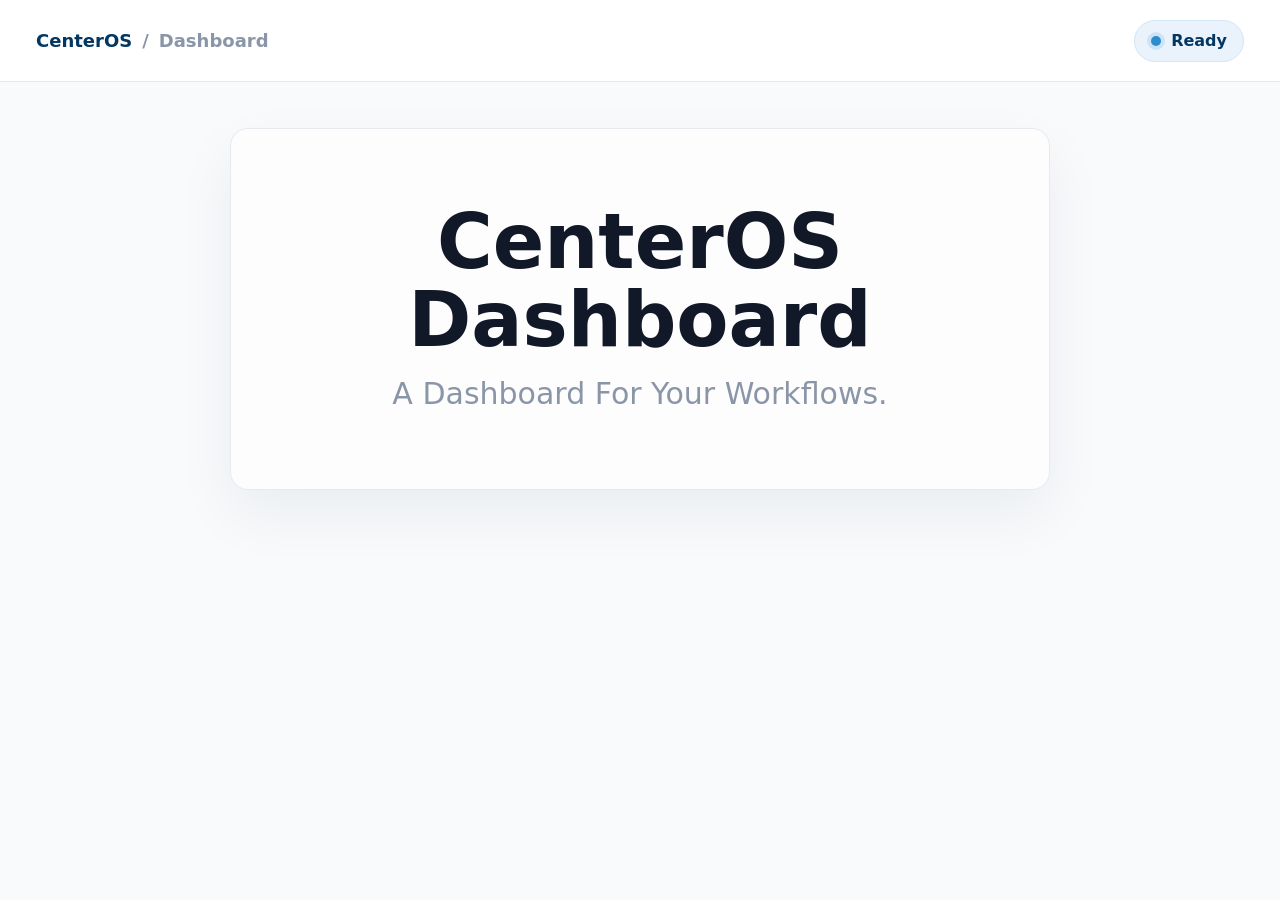
<file: dashboard/pages/home.html>
<!doctype html>
<html lang="en">
<head>
  <meta charset="utf-8">
  <meta name="viewport" content="width=device-width, initial-scale=1">
  <title>CenterOS Dashboard Home</title>
  <meta name="description" content="Default CenterOS dashboard home page.">
  <link rel="stylesheet" href="../styles.css">
</head>
<body class="dashboard-frame-page">
  <header class="topbar">
    <nav class="breadcrumbs" aria-label="Breadcrumb">
      <a href="home.html">CenterOS</a>
      <span aria-hidden="true">/</span>
      <span>Dashboard</span>
    </nav>
    <div class="install-status" aria-label="Install status">
      <span class="status-dot" aria-hidden="true"></span>
      <span>Ready</span>
    </div>
  </header>

  <section class="dashboard-home" aria-labelledby="dashboard-title">
    <div class="center-message">
      <h1 id="dashboard-title">CenterOS Dashboard</h1>
      <p>A Dashboard For Your Workflows.</p>
    </div>
  </section>
</body>
</html>
</file>
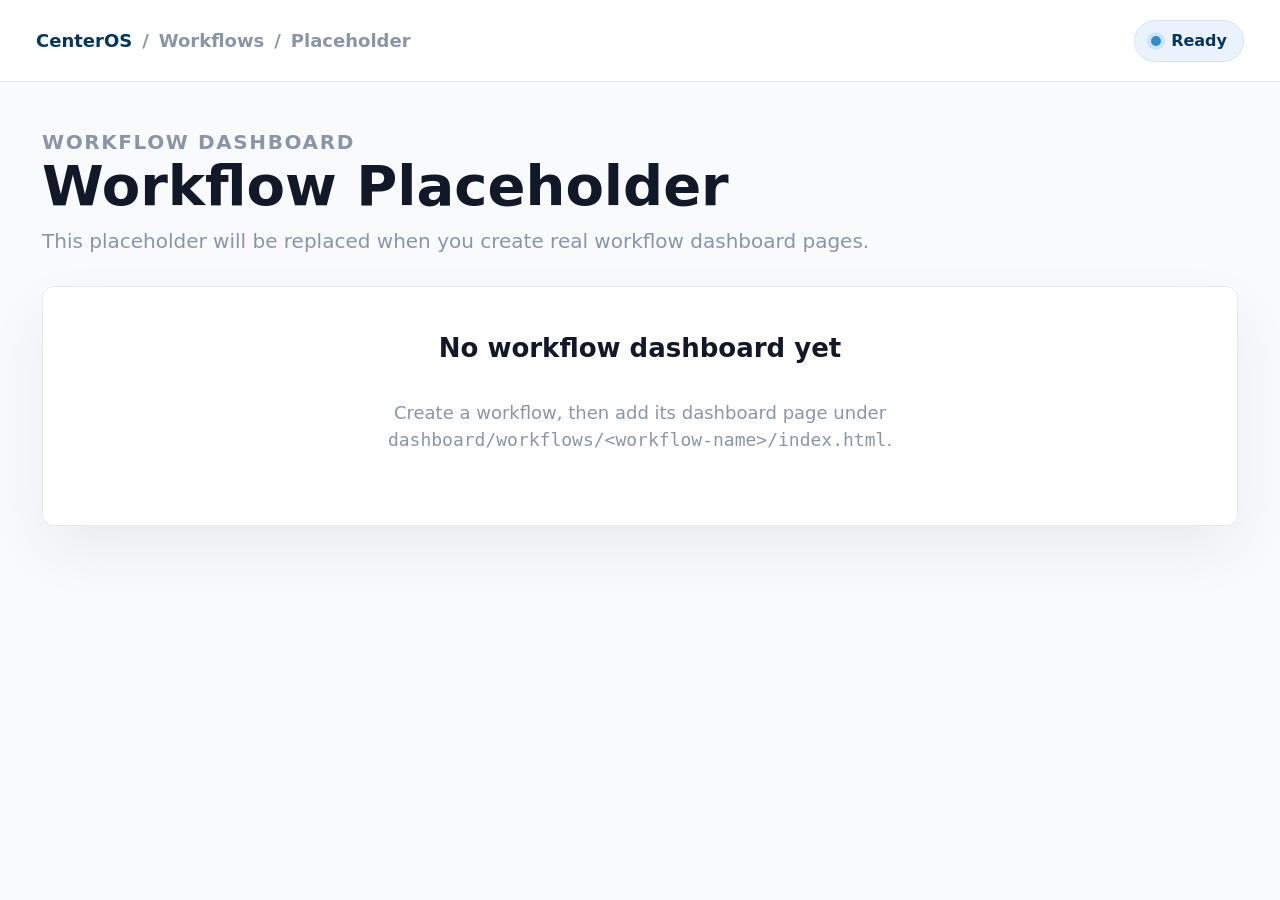
<file: dashboard/pages/workflow-placeholder.html>
<!doctype html>
<html lang="en">
<head>
  <meta charset="utf-8">
  <meta name="viewport" content="width=device-width, initial-scale=1">
  <title>CenterOS Workflow Placeholder</title>
  <meta name="description" content="Placeholder page for future CenterOS workflow dashboards.">
  <link rel="stylesheet" href="../styles.css">
</head>
<body class="dashboard-frame-page">
  <header class="topbar">
    <nav class="breadcrumbs" aria-label="Breadcrumb">
      <a href="home.html">CenterOS</a>
      <span aria-hidden="true">/</span>
      <span>Workflows</span>
      <span aria-hidden="true">/</span>
      <span>Placeholder</span>
    </nav>
    <div class="install-status" aria-label="Install status">
      <span class="status-dot" aria-hidden="true"></span>
      <span>Ready</span>
    </div>
  </header>

  <section class="dashboard-page">
    <header class="dashboard-page-header">
      <p class="eyebrow">Workflow Dashboard</p>
      <h1>Workflow Placeholder</h1>
      <p>This placeholder will be replaced when you create real workflow dashboard pages.</p>
    </header>

    <section class="empty-state">
      <h2>No workflow dashboard yet</h2>
      <p>Create a workflow, then add its dashboard page under <code>dashboard/workflows/&lt;workflow-name&gt;/index.html</code>.</p>
    </section>
  </section>
</body>
</html>
</file>
<file: dashboard/styles.css>
:root {
  --brand: #033660;
  --brand-soft: #eaf3fc;
  --ink: #111827;
  --muted: #8a96a8;
  --nav-text: #6b7280;
  --line: #e6e9ee;
  --panel: #f8fafc;
  --white: #ffffff;
  --shadow: 0 24px 60px rgba(16, 32, 51, 0.06);
}

* {
  box-sizing: border-box;
}

html,
body {
  min-height: 100%;
}

body {
  margin: 0;
  background: var(--panel);
  color: var(--ink);
  font-family: Inter, ui-sans-serif, system-ui, -apple-system, BlinkMacSystemFont, "Segoe UI", sans-serif;
}

a {
  color: inherit;
  text-decoration: none;
}

.app-shell {
  display: grid;
  grid-template-columns: 300px minmax(0, 1fr);
  min-height: 100vh;
  background: var(--panel);
}

.sidebar {
  display: flex;
  flex-direction: column;
  gap: 16px;
  padding: 16px 18px 34px;
  background: var(--white);
  border-right: 1px solid var(--line);
}

.brand {
  display: inline-flex;
  align-items: center;
  padding: 0 6px;
}

.brand img {
  display: block;
  width: 190px;
  height: 50px;
  object-fit: contain;
  object-position: left center;
}

.workflow-nav {
  display: grid;
  gap: 10px;
}

.nav-item {
  display: grid;
  grid-template-columns: 44px 1fr;
  align-items: center;
  min-height: 48px;
  padding: 0 14px;
  color: var(--nav-text);
  font-size: 20px;
  font-weight: 650;
  border-radius: 9px;
}

.nav-item:hover {
  background: #f4f8fc;
  color: var(--brand);
}

.nav-item.active {
  color: #2c7ec1;
  background: var(--brand-soft);
}

.nav-icon {
  display: inline-flex;
  align-items: center;
  justify-content: center;
  width: 28px;
  height: 28px;
  color: #9aa5b5;
}

.nav-icon i {
  display: block;
  font-size: 26px;
  line-height: 1;
}

.nav-item.active .nav-icon {
  color: #2c8ccc;
}

.main-panel {
  min-width: 0;
  background: var(--panel);
}

.dashboard-frame {
  display: block;
  width: 100%;
  min-height: 100vh;
  border: 0;
  background: var(--panel);
}

.dashboard-frame-page {
  min-height: 100vh;
  background: var(--panel);
}

.topbar {
  display: flex;
  align-items: center;
  justify-content: space-between;
  gap: 24px;
  min-height: 82px;
  padding: 18px 36px;
  background: var(--white);
  border-bottom: 1px solid var(--line);
}

.breadcrumbs {
  display: flex;
  align-items: center;
  gap: 10px;
  color: var(--muted);
  font-size: 18px;
  font-weight: 650;
}

.breadcrumbs a {
  color: var(--brand);
}

.install-status {
  display: inline-flex;
  align-items: center;
  gap: 10px;
  min-height: 42px;
  padding: 0 16px;
  color: var(--brand);
  font-size: 16px;
  font-weight: 750;
  background: var(--brand-soft);
  border: 1px solid #d4e6f7;
  border-radius: 999px;
}

.status-dot {
  width: 10px;
  height: 10px;
  background: #2c8ccc;
  border-radius: 50%;
  box-shadow: 0 0 0 4px rgba(44, 140, 204, 0.15);
}

.dashboard-home {
  display: grid;
  justify-items: center;
  align-items: start;
  min-height: calc(100vh - 82px);
  padding: 46px 42px 64px;
}

.center-message {
  width: min(100%, 820px);
  padding: 74px 40px;
  text-align: center;
  background: rgba(255, 255, 255, 0.7);
  border: 1px solid var(--line);
  border-radius: 18px;
  box-shadow: var(--shadow);
}

.center-message h1 {
  margin: 0 0 16px;
  color: var(--ink);
  font-size: clamp(42px, 6vw, 76px);
  line-height: 1.02;
  letter-spacing: 0;
}

.center-message p {
  margin: 0;
  color: var(--muted);
  font-size: clamp(20px, 2.6vw, 30px);
  line-height: 1.35;
}

.dashboard-page {
  padding: 46px 42px 64px;
}

.dashboard-page-header {
  max-width: 900px;
  margin-bottom: 30px;
}

.dashboard-page-header h1 {
  margin: 0 0 12px;
  color: var(--ink);
  font-size: clamp(34px, 5vw, 56px);
  line-height: 1.04;
  letter-spacing: 0;
}

.dashboard-page-header p {
  margin: 0;
  color: var(--muted);
  font-size: 20px;
  line-height: 1.45;
}

.eyebrow {
  margin: 0 0 10px;
  color: #2c7ec1;
  font-size: 13px;
  font-weight: 800;
  letter-spacing: 0.08em;
  text-transform: uppercase;
}

.dashboard-grid {
  display: grid;
  grid-template-columns: repeat(auto-fit, minmax(240px, 1fr));
  gap: 18px;
}

.metric-card,
.dashboard-section,
.table-panel,
.chart-panel,
.media-card,
.empty-state {
  background: var(--white);
  border: 1px solid var(--line);
  border-radius: 12px;
  box-shadow: var(--shadow);
}

.metric-card,
.dashboard-section,
.table-panel,
.chart-panel,
.media-card {
  padding: 24px;
}

.metric-card strong {
  display: block;
  margin-bottom: 12px;
  color: var(--muted);
  font-size: 13px;
  font-weight: 800;
  letter-spacing: 0.08em;
  text-transform: uppercase;
}

.metric-card span {
  display: block;
  color: var(--ink);
  font-size: 36px;
  font-weight: 800;
  line-height: 1;
}

.empty-state {
  display: grid;
  justify-items: center;
  gap: 10px;
  min-height: 240px;
  padding: 46px 28px;
  text-align: center;
}

.empty-state h2 {
  margin: 0;
  font-size: 26px;
}

.empty-state p {
  max-width: 620px;
  margin: 0;
  color: var(--muted);
  font-size: 18px;
  line-height: 1.5;
}

.sr-only {
  position: absolute;
  width: 1px;
  height: 1px;
  padding: 0;
  margin: -1px;
  overflow: hidden;
  clip: rect(0, 0, 0, 0);
  white-space: nowrap;
  border: 0;
}

@media (max-width: 900px) {
  .app-shell {
    grid-template-columns: 1fr;
  }

  .sidebar {
    position: static;
    gap: 18px;
    padding: 20px;
    border-right: 0;
    border-bottom: 1px solid var(--line);
  }

  .workflow-nav {
    display: flex;
    gap: 10px;
    overflow-x: auto;
    padding-bottom: 4px;
  }

  .nav-item {
    flex: 0 0 auto;
    grid-template-columns: 30px max-content;
    min-height: 42px;
    padding: 0 12px;
    font-size: 16px;
  }

  .topbar {
    justify-content: space-between;
    gap: 14px;
    min-height: auto;
    padding: 18px 20px;
  }

  .breadcrumbs {
    font-size: 16px;
  }

  .dashboard-home {
    min-height: calc(100vh - 221px);
    padding: 32px 20px 40px;
  }

  .dashboard-frame {
    min-height: 720px;
  }

  .dashboard-page {
    padding: 32px 20px 40px;
  }
}

@media (max-width: 560px) {
  .brand img {
    width: 172px;
    height: 46px;
  }

  .topbar {
    align-items: flex-start;
    flex-direction: column;
  }

  .install-status {
    min-height: 38px;
    font-size: 14px;
  }

  .center-message {
    padding: 48px 22px;
  }
}
</file>
